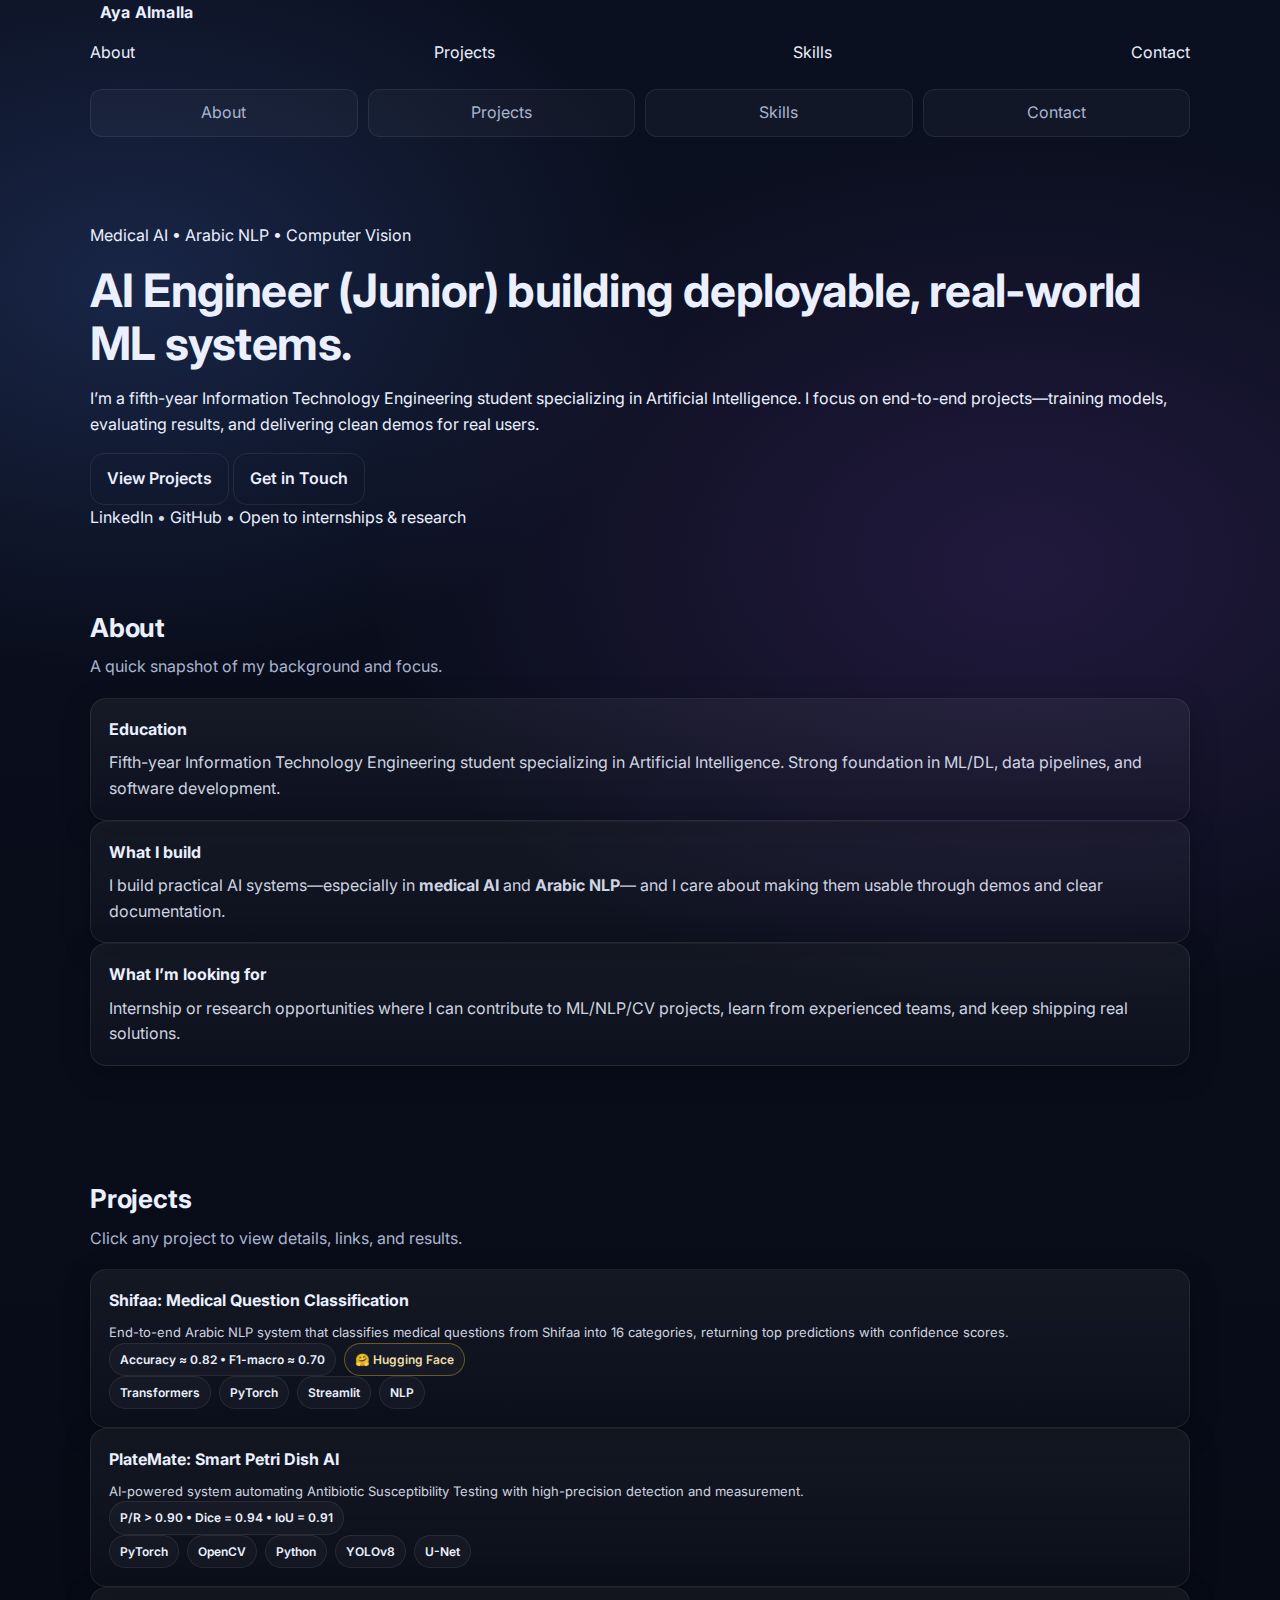
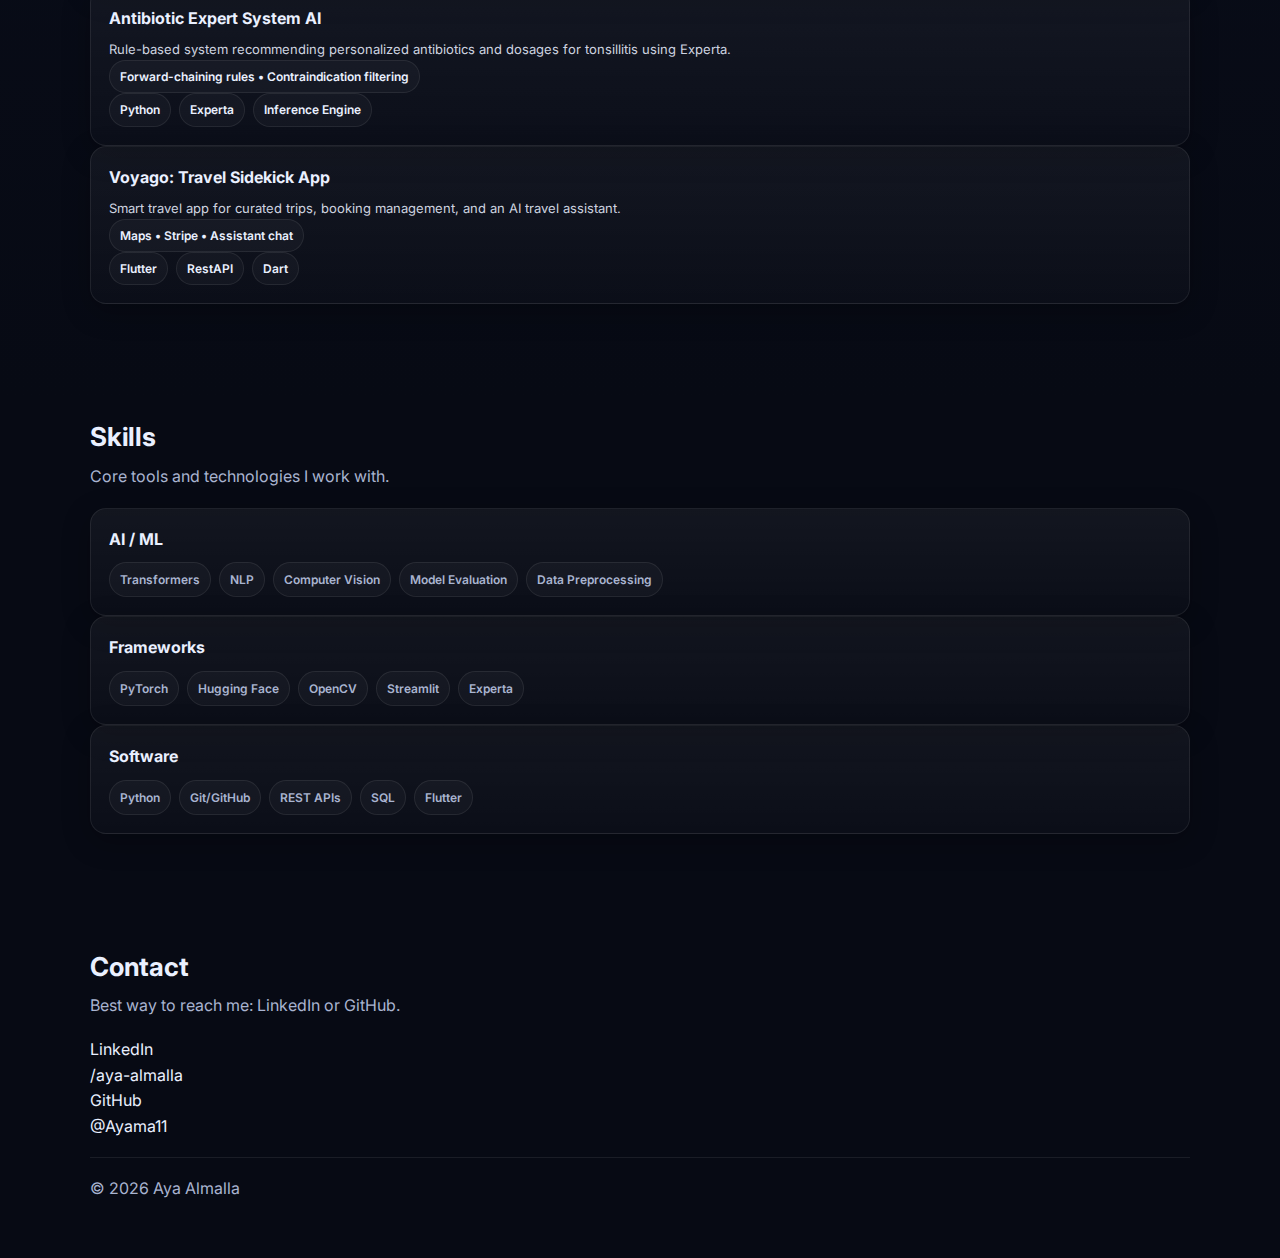
<file: index.html>
<!doctype html>
<html lang="en">
<head>
  <meta charset="utf-8" />
  <meta name="viewport" content="width=device-width,initial-scale=1" />
  <title>Aya Almalla | AI Portfolio</title>
  <meta name="description" content="AI portfolio focused on Medical AI, Arabic NLP, and Computer Vision." />
  <link rel="preconnect" href="https://fonts.googleapis.com">
  <link rel="preconnect" href="https://fonts.gstatic.com" crossorigin>
  <link href="https://fonts.googleapis.com/css2?family=Inter:wght@400;500;600;700&display=swap" rel="stylesheet">
  <link rel="stylesheet" href="styles.css" />
</head>

<body>
  <header class="header">
    <div class="container header-row">
      <a class="brand" href="#top">
        <span class="brand-mark"></span>
        <span class="brand-name">Aya Almalla</span>
      </a>

      <nav class="nav">
        <a href="#about">About</a>
        <a href="#projects">Projects</a>
        <a href="#skills">Skills</a>
        <a href="#contact">Contact</a>
      </nav>

      <button class="menu-btn" id="menuBtn" aria-label="Open menu" aria-expanded="false">Menu</button>
    </div>

    <div class="container mobile-nav" id="mobileNav" hidden>
      <a href="#about">About</a>
      <a href="#projects">Projects</a>
      <a href="#skills">Skills</a>
      <a href="#contact">Contact</a>
    </div>
  </header>

  <main id="top">
    <!-- HERO -->
    <section class="hero">
      <div class="container hero-inner">
        <p class="kicker">Medical AI • Arabic NLP • Computer Vision</p>

        <h1 class="title">
          AI Engineer (Junior) building deployable, real-world ML systems.
        </h1>

        <p class="subtitle">
          I’m a fifth-year Information Technology Engineering student specializing in Artificial Intelligence.
          I focus on end-to-end projects—training models, evaluating results, and delivering clean demos for real users.
        </p>

        <div class="cta">
          <a class="btn btn-primary" href="#projects">View Projects</a>
          <a class="btn btn-ghost" href="#contact">Get in Touch</a>
        </div>

        <div class="meta">
          <a class="meta-link" href="https://www.linkedin.com/in/aya-almalla" target="_blank" rel="noreferrer">LinkedIn</a>
          <span class="dot">•</span>
          <a class="meta-link" href="https://github.com/Ayama11" target="_blank" rel="noreferrer">GitHub</a>
          <span class="dot">•</span>
          <span class="meta-note">Open to internships & research</span>
        </div>
      </div>
    </section>

    <!-- ABOUT -->
    <section id="about" class="section">
      <div class="container">
        <div class="section-head">
          <h2>About</h2>
          <p>A quick snapshot of my background and focus.</p>
        </div>

        <div class="about-grid">
          <div class="card">
            <h3>Education</h3>
            <p>
              Fifth-year Information Technology Engineering student specializing in Artificial Intelligence.
              Strong foundation in ML/DL, data pipelines, and software development.
            </p>
          </div>

          <div class="card">
            <h3>What I build</h3>
            <p>
              I build practical AI systems—especially in <strong>medical AI</strong> and <strong>Arabic NLP</strong>—
              and I care about making them usable through demos and clear documentation.
            </p>
          </div>

          <div class="card">
            <h3>What I’m looking for</h3>
            <p>
              Internship or research opportunities where I can contribute to ML/NLP/CV projects, learn from experienced teams,
              and keep shipping real solutions.
            </p>
          </div>
        </div>
      </div>
    </section>

    <!-- PROJECTS -->
    <section id="projects" class="section">
      <div class="container">
        <div class="section-head">
          <h2>Projects</h2>
          <p>Click any project to view details, links, and results.</p>
        </div>

        <!-- ✅ one project under another -->
        <div class="projects-list" id="projectsList"></div>
      </div>
    </section>

    <!-- SKILLS -->
    <section id="skills" class="section">
      <div class="container">
        <div class="section-head">
          <h2>Skills</h2>
          <p>Core tools and technologies I work with.</p>
        </div>

        <div class="skills-grid">
          <div class="card">
            <h3>AI / ML</h3>
            <div class="chips">
              <span class="chip">Transformers</span>
              <span class="chip">NLP</span>
              <span class="chip">Computer Vision</span>
              <span class="chip">Model Evaluation</span>
              <span class="chip">Data Preprocessing</span>
            </div>
          </div>

          <div class="card">
            <h3>Frameworks</h3>
            <div class="chips">
              <span class="chip">PyTorch</span>
              <span class="chip">Hugging Face</span>
              <span class="chip">OpenCV</span>
              <span class="chip">Streamlit</span>
              <span class="chip">Experta</span>
            </div>
          </div>

          <div class="card">
            <h3>Software</h3>
            <div class="chips">
              <span class="chip">Python</span>
              <span class="chip">Git/GitHub</span>
              <span class="chip">REST APIs</span>
              <span class="chip">SQL</span>
              <span class="chip">Flutter</span>
            </div>
          </div>
        </div>
      </div>
    </section>

    <!-- CONTACT -->
    <section id="contact" class="section">
      <div class="container">
        <div class="section-head">
          <h2>Contact</h2>
          <p>Best way to reach me: LinkedIn or GitHub.</p>
        </div>

        <div class="contact-grid">
          <a class="contact-card" href="https://www.linkedin.com/in/aya-almalla" target="_blank" rel="noreferrer">
            <div class="contact-title">LinkedIn</div>
            <div class="contact-sub">/aya-almalla</div>
          </a>

          <a class="contact-card" href="https://github.com/Ayama11" target="_blank" rel="noreferrer">
            <div class="contact-title">GitHub</div>
            <div class="contact-sub">@Ayama11</div>
          </a>
        </div>

        <footer class="footer">
          <span>© <span id="year"></span> Aya Almalla</span>
        </footer>
      </div>
    </section>
  </main>

  <script src="app.js"></script>
</body>
</html>
</file>
<file: styles.css>
:root{
  --bg: #0b1020;
  --bg2:#0d1428;
  --card:#101a33;
  --card2:#0f1931;
  --text:#eaf0ff;
  --muted:#a9b4d0;
  --border: rgba(255,255,255,.08);
  --primary:#5b8cff;
  --accent:#a855f7;
  --shadow: 0 14px 40px rgba(0,0,0,.35);
  --radius: 16px;
}

*{ box-sizing:border-box; }
html,body{ margin:0; padding:0; }
body{
  font-family: Inter, system-ui, -apple-system, Segoe UI, Roboto, Arial, sans-serif;
  background: radial-gradient(1200px 800px at 80% 20%, rgba(168,85,247,.15), transparent 55%),
              radial-gradient(1000px 700px at 10% 10%, rgba(91,140,255,.18), transparent 55%),
              linear-gradient(180deg, var(--bg), #070a14 70%);
  color: var(--text);
  line-height: 1.6;
}

a{ color: inherit; text-decoration: none; }
.container{ width:min(1100px, 92%); margin-inline:auto; }

.site-header{
  position: sticky;
  top: 0;
  z-index: 50;
  backdrop-filter: blur(10px);
  background: rgba(7,10,20,.55);
  border-bottom: 1px solid var(--border);
}

.nav{
  display:flex;
  align-items:center;
  justify-content:space-between;
  padding: 14px 0;
}

.brand{
  display:flex;
  gap:10px;
  align-items:center;
  font-weight: 700;
  letter-spacing: .2px;
}
.brand-dot{
  width:10px;height:10px;border-radius:999px;
  background: linear-gradient(135deg, var(--primary), var(--accent));
  box-shadow: 0 0 20px rgba(91,140,255,.35);
}

.nav-links{
  display:flex;
  gap:18px;
  align-items:center;
}
.nav-links a{
  color: var(--muted);
  font-weight: 500;
  padding: 8px 10px;
  border-radius: 10px;
}
.nav-links a:hover{ background: rgba(255,255,255,.06); color: var(--text); }

.menu-btn{
  display:none;
  border: 1px solid var(--border);
  background: rgba(255,255,255,.04);
  color: var(--text);
  padding: 8px 10px;
  border-radius: 12px;
}

.mobile-nav{
  display:flex;
  gap:10px;
  padding: 10px 0 14px;
}
.mobile-nav a{
  flex:1;
  text-align:center;
  padding: 10px 12px;
  border:1px solid var(--border);
  border-radius: 12px;
  background: rgba(255,255,255,.03);
  color: var(--muted);
}
.mobile-nav a:hover{ color: var(--text); background: rgba(255,255,255,.06); }

.hero{ padding: 56px 0 20px; }
.hero-grid{
  display:grid;
  grid-template-columns: 1.05fr .95fr;
  gap: 26px;
  align-items: stretch;
}
.pill{
  display:inline-flex;
  padding: 8px 12px;
  border: 1px solid var(--border);
  border-radius: 999px;
  background: rgba(255,255,255,.03);
  color: var(--muted);
  font-weight: 500;
  font-size: 13px;
}
h1{
  margin: 14px 0 10px;
  line-height: 1.15;
  font-size: clamp(30px, 4vw, 46px);
  letter-spacing: -0.6px;
}
.lead{
  color: var(--muted);
  font-size: 16px;
  margin: 0 0 18px;
}

.hero-cta{ display:flex; gap: 12px; flex-wrap: wrap; margin: 14px 0 18px; }

.btn{
  display:inline-flex;
  align-items:center;
  justify-content:center;
  gap:10px;
  padding: 12px 16px;
  border-radius: 14px;
  border: 1px solid var(--border);
  font-weight: 600;
  cursor:pointer;
  transition: transform .12s ease, background .12s ease, border-color .12s ease;
}
.btn:hover{ transform: translateY(-1px); }
.btn.primary{
  background: linear-gradient(135deg, var(--primary), var(--accent));
  border-color: transparent;
  box-shadow: 0 10px 30px rgba(91,140,255,.22);
}
.btn.ghost{
  background: rgba(255,255,255,.03);
  color: var(--text);
}
.btn.full{ width: 100%; }

.quick-stats{
  display:grid;
  grid-template-columns: repeat(3, minmax(0,1fr));
  gap: 12px;
  margin-top: 14px;
}
.stat{
  border:1px solid var(--border);
  background: rgba(255,255,255,.03);
  border-radius: var(--radius);
  padding: 12px;
}
.stat-num{ font-size: 18px; font-weight: 700; }
.stat-label{ font-size: 12px; color: var(--muted); }

.hero-right{ position: relative; }
.hero-card{
  position: relative;
  border: 1px solid var(--border);
  background: linear-gradient(180deg, rgba(255,255,255,.05), rgba(255,255,255,.02));
  border-radius: var(--radius);
  box-shadow: var(--shadow);
  overflow: hidden;
}
.hero-card-top{
  display:flex;
  gap: 8px;
  padding: 12px 14px;
  border-bottom: 1px solid var(--border);
  background: rgba(255,255,255,.03);
}
.dot{ width:10px;height:10px;border-radius:999px; opacity:.9; }
.dot.green{ background:#22c55e; }
.dot.yellow{ background:#f59e0b; }
.dot.red{ background:#ef4444; }

.hero-card-body{
  padding: 16px;
  font-family: ui-monospace, SFMono-Regular, Menlo, Monaco, Consolas, "Liberation Mono", "Courier New", monospace;
  font-size: 13px;
  color: rgba(234,240,255,.92);
}
.mono-line{ padding: 6px 0; }
.mono-key{ color: #9fb5ff; }
.mono-sep{ height: 1px; background: var(--border); margin: 10px 0; }

.glow{
  position:absolute;
  inset: -40px;
  background: radial-gradient(500px 260px at 60% 25%, rgba(91,140,255,.22), transparent 60%),
              radial-gradient(420px 240px at 20% 70%, rgba(168,85,247,.18), transparent 60%);
  filter: blur(20px);
  z-index: -1;
}

.section{ padding: 56px 0; }
.section.alt{ background: rgba(255,255,255,.02); border-top: 1px solid var(--border); border-bottom: 1px solid var(--border); }
.section-head{ margin-bottom: 18px; }
.section-head h2{ margin: 0 0 6px; font-size: 26px; letter-spacing: -0.2px; }
.section-head p{ margin:0; color: var(--muted); }

.grid-2{
  display:grid;
  grid-template-columns: repeat(2, minmax(0,1fr));
  gap: 14px;
}

.card{
  border: 1px solid var(--border);
  background: linear-gradient(180deg, rgba(255,255,255,.05), rgba(255,255,255,.02));
  border-radius: var(--radius);
  padding: 18px;
  box-shadow: 0 8px 28px rgba(0,0,0,.25);
}
.card h3{ margin:0 0 8px; font-size: 16px; }
.card p{ margin:0; color: rgba(234,240,255,.88); }
.muted{ color: var(--muted) !important; }

.skills{
  display:grid;
  grid-template-columns: repeat(2, minmax(0,1fr));
  gap: 14px;
}
.chips{ display:flex; flex-wrap: wrap; gap: 8px; margin-top: 10px; }
.chip{
  border: 1px solid var(--border);
  background: rgba(255,255,255,.03);
  padding: 7px 10px;
  border-radius: 999px;
  color: var(--muted);
  font-weight: 600;
  font-size: 12px;
}

.projects-grid{
  display:grid;
  grid-template-columns: repeat(2, minmax(0,1fr));
  gap: 14px;
}
.project{
  display:flex;
  flex-direction: column;
  gap: 12px;
  cursor: pointer;
}
.project-top{
  display:flex;
  align-items: flex-start;
  justify-content: space-between;
  gap: 12px;
}
.project-title{ margin:0; font-size: 16px; }
.project-desc{ margin: 4px 0 0; color: var(--muted); font-size: 13px; }

.badges{ display:flex; flex-wrap: wrap; gap: 8px; }
.badge{
  border: 1px solid var(--border);
  background: rgba(255,255,255,.03);
  color: var(--text);
  padding: 6px 10px;
  border-radius: 999px;
  font-size: 12px;
  font-weight: 600;
}
.badge.hf{ border-color: rgba(255,210,30,.35); color: rgba(255,235,180,.95); }

.project-actions{
  display:flex;
  flex-wrap: wrap;
  gap: 10px;
}
.small-btn{
  flex: 1;
  min-width: 140px;
  padding: 10px 12px;
  border-radius: 12px;
  border: 1px solid var(--border);
  background: rgba(255,255,255,.03);
  font-weight: 700;
  text-align:center;
}
.small-btn:hover{ background: rgba(255,255,255,.06); }
.small-btn.primary{
  background: linear-gradient(135deg, rgba(91,140,255,.95), rgba(168,85,247,.95));
  border-color: transparent;
}
.small-btn.hf{
  background: rgba(255,210,30,.10);
  border-color: rgba(255,210,30,.28);
  color: rgba(255,235,180,.98);
}

.link-row{ display:flex; gap: 10px; flex-wrap: wrap; }
.footer{
  margin-top: 18px;
  padding-top: 18px;
  border-top: 1px solid var(--border);
  display:flex;
  gap: 10px;
  flex-wrap: wrap;
  color: var(--muted);
  align-items:center;
}
.sep{ opacity: .6; }

@media (max-width: 920px){
  .hero-grid{ grid-template-columns: 1fr; }
  .quick-stats{ grid-template-columns: repeat(3,1fr); }
  .skills{ grid-template-columns: 1fr; }
  .projects-grid{ grid-template-columns: 1fr; }
  .grid-2{ grid-template-columns: 1fr; }
  .nav-links{ display:none; }
  .menu-btn{ display:inline-flex; }
}
</file>
